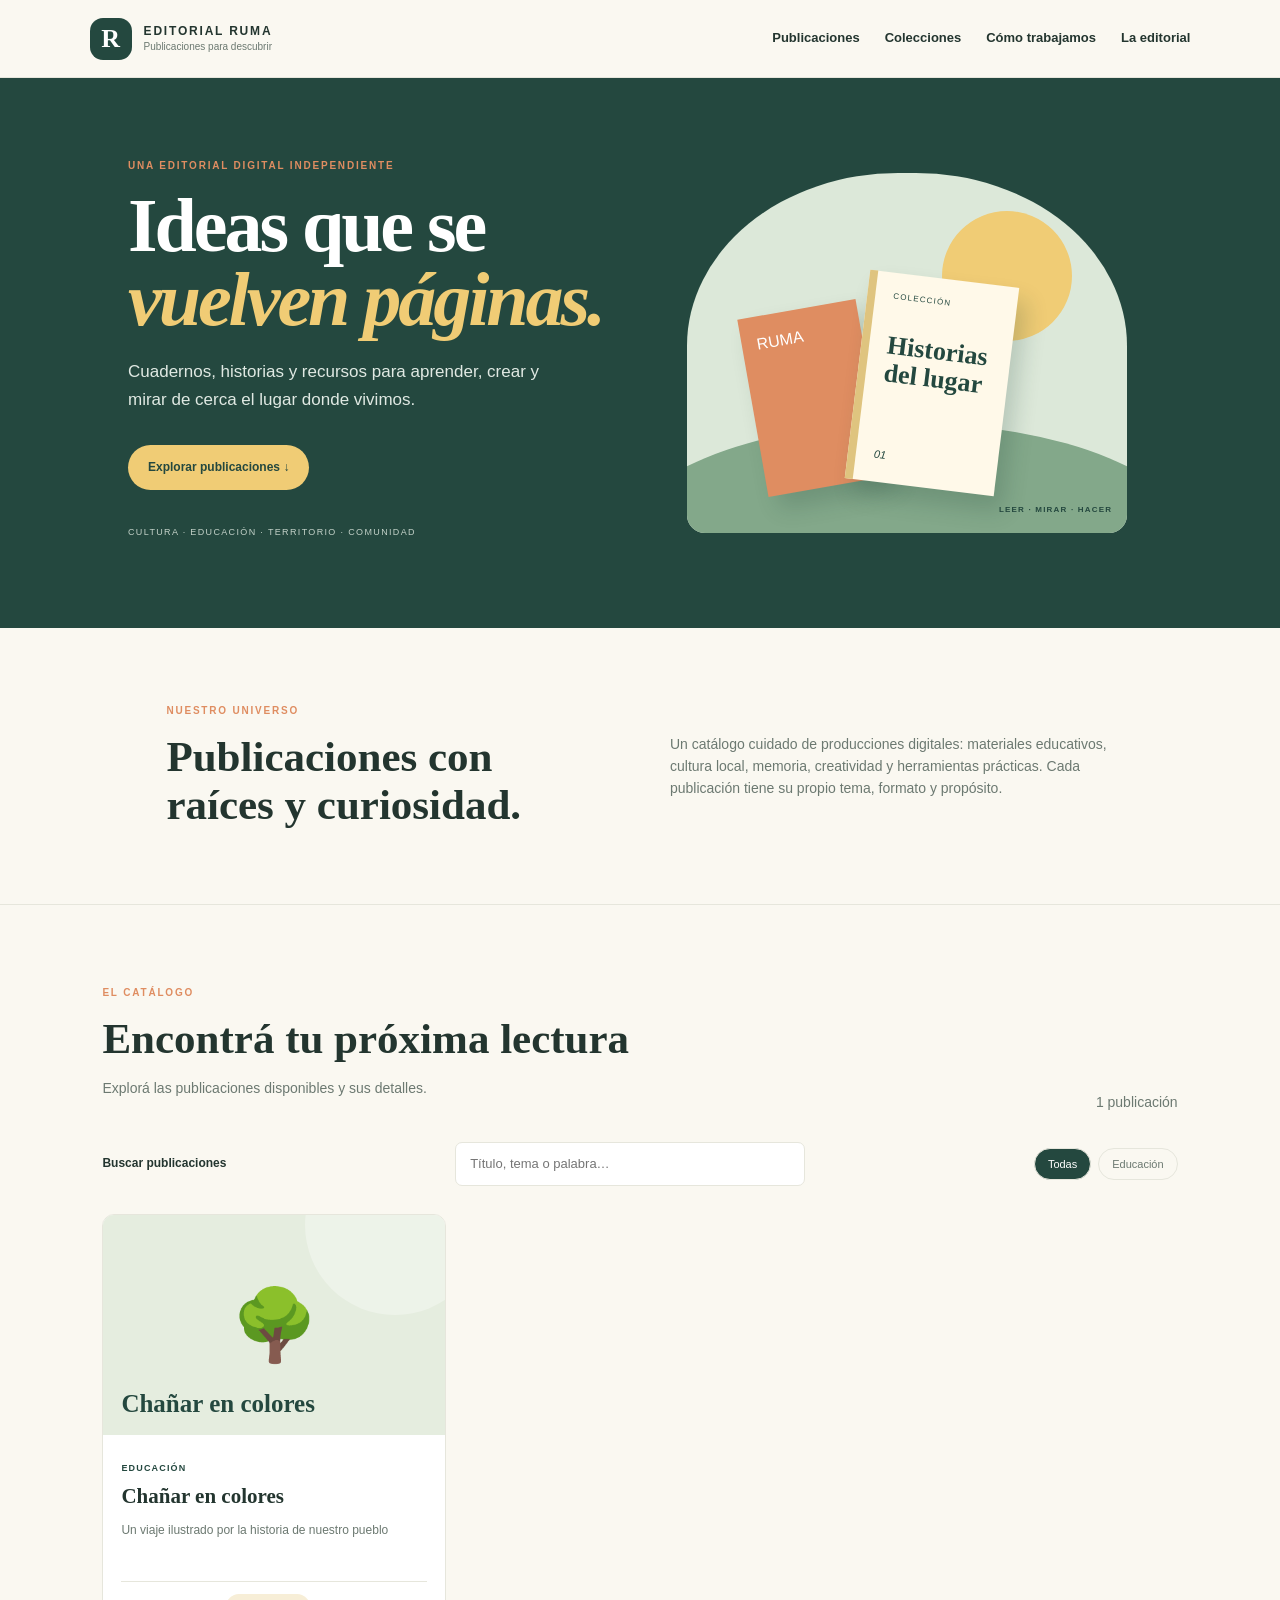
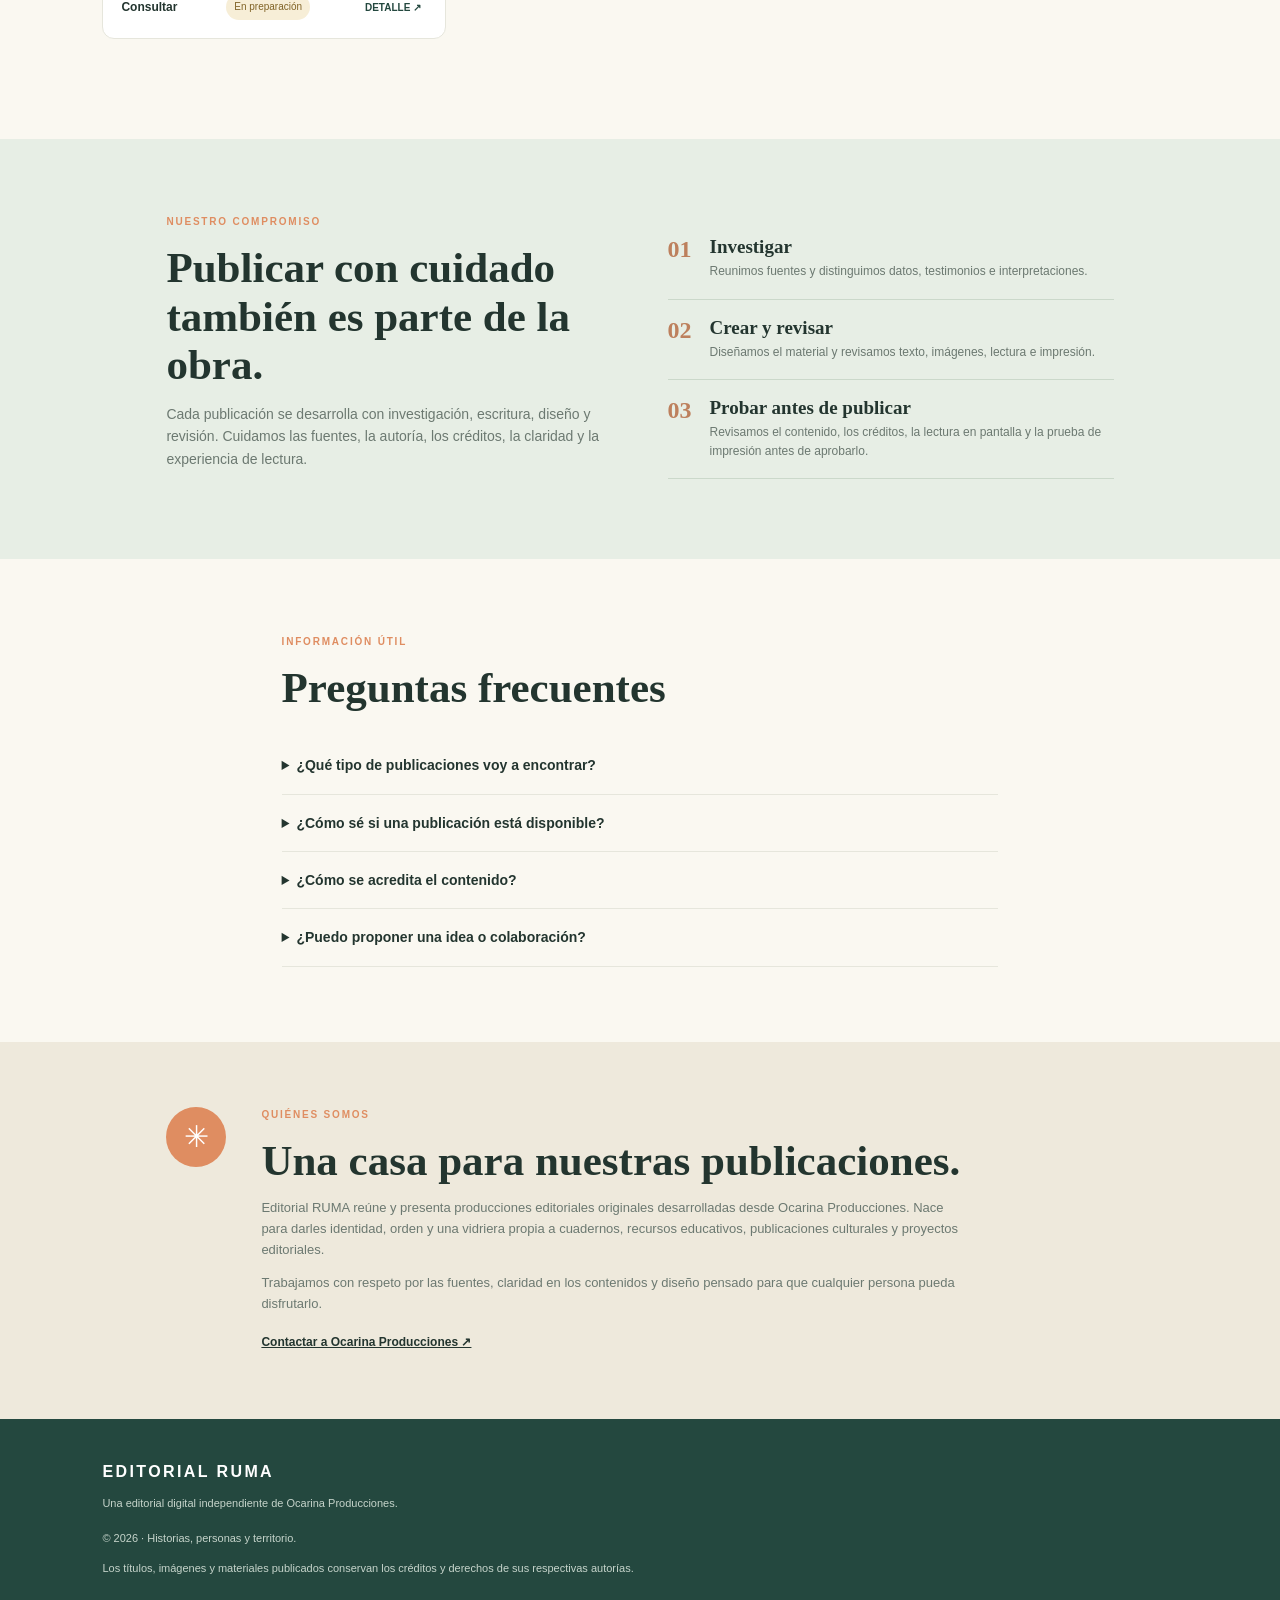
<file: index.html>
<!doctype html>
<html lang="es">
<head>
<meta charset="utf-8"><meta name="viewport" content="width=device-width,initial-scale=1">
<meta name="theme-color" content="#24483f">
<meta name="description" content="Editorial RUMA: cuadernos, historias y recursos digitales originales sobre educación, cultura y territorio.">
<meta property="og:type" content="website"><meta property="og:title" content="Editorial RUMA | Publicaciones para descubrir"><meta property="og:description" content="Cuadernos, historias y recursos para aprender, crear y mirar de cerca el lugar donde vivimos.">
<link rel="icon" href="assets/img/ruma-mark.svg" type="image/svg+xml">
<link rel="stylesheet" href="assets/css/styles.css">
<script src="assets/js/catalog.js" defer></script><script src="assets/js/app.js" defer></script>
<title>Editorial RUMA | Publicaciones para descubrir</title>
</head>
<body>
<a class="skip" href="#catalogo">Saltar al catálogo</a>
<header><a class="brand" href="./" aria-label="Editorial RUMA, inicio"><b>R</b><span><strong>EDITORIAL RUMA</strong><small>Publicaciones para descubrir</small></span></a><button id="menuToggle" aria-expanded="false" aria-controls="nav" aria-label="Abrir menú">☰</button><nav id="nav" aria-label="Navegación principal"><a href="#catalogo">Publicaciones</a><a href="#colecciones">Colecciones</a><a href="#criterio">Cómo trabajamos</a><a href="#nosotros">La editorial</a></nav></header>
<main>
<section class="hero"><div><p class="eyebrow">Una editorial digital independiente</p><h1>Ideas que se<br><em>vuelven páginas.</em></h1><p class="lead">Cuadernos, historias y recursos para aprender, crear y mirar de cerca el lugar donde vivimos.</p><a class="btn yellow" href="#catalogo">Explorar publicaciones ↓</a><p class="micro">CULTURA · EDUCACIÓN · TERRITORIO · COMUNIDAD</p></div><div class="art" role="img" aria-label="Composición ilustrada de libros y paisaje"><span class="sun"></span><span class="hill"></span><div class="book back">RUMA</div><div class="book front"><small>COLECCIÓN</small><b>Historias<br>del lugar</b><i>01</i></div><label>LEER · MIRAR · HACER</label></div></section>
<section class="intro" id="colecciones"><div><p class="eyebrow">Nuestro universo</p><h2>Publicaciones con<br>raíces y curiosidad.</h2></div><p>Un catálogo cuidado de producciones digitales: materiales educativos, cultura local, memoria, creatividad y herramientas prácticas. Cada publicación tiene su propio tema, formato y propósito.</p></section>
<section class="catalog" id="catalogo"><div class="section-head"><div><p class="eyebrow">El catálogo</p><h2>Encontrá tu próxima lectura</h2><p class="muted">Explorá las publicaciones disponibles y sus detalles.</p></div><span id="count" class="muted" aria-live="polite"></span></div><div class="tools"><label class="search-label" for="search">Buscar publicaciones</label><input id="search" type="search" placeholder="Título, tema o palabra…" autocomplete="off"><div id="filters" class="filters" aria-label="Filtrar por categoría"></div></div><div id="grid" class="grid" aria-live="polite"></div><div id="empty" class="empty" hidden><h3>No encontramos publicaciones</h3><p>Probá otra búsqueda o limpiá los filtros.</p><button id="clear" class="btn outline" type="button">Limpiar filtros</button></div></section>
<section class="method" id="criterio"><div><p class="eyebrow">Nuestro compromiso</p><h2>Publicar con cuidado también es parte de la obra.</h2><p>Cada publicación se desarrolla con investigación, escritura, diseño y revisión. Cuidamos las fuentes, la autoría, los créditos, la claridad y la experiencia de lectura.</p></div><div class="method-steps"><article><b>01</b><div><h3>Investigar</h3><p>Reunimos fuentes y distinguimos datos, testimonios e interpretaciones.</p></div></article><article><b>02</b><div><h3>Crear y revisar</h3><p>Diseñamos el material y revisamos texto, imágenes, lectura e impresión.</p></div></article><article><b>03</b><div><h3>Probar antes de publicar</h3><p>Revisamos el contenido, los créditos, la lectura en pantalla y la prueba de impresión antes de aprobarlo.</p></div></article></div></section>
<section class="faq"><p class="eyebrow">Información útil</p><h2>Preguntas frecuentes</h2><details><summary>¿Qué tipo de publicaciones voy a encontrar?</summary><p>Cuadernos educativos, materiales culturales, historias del territorio, recursos creativos y herramientas prácticas en formato digital.</p></details><details><summary>¿Cómo sé si una publicación está disponible?</summary><p>La ficha indica si está disponible o en preparación. Si está en preparación, todavía no se puede comprar.</p></details><details><summary>¿Cómo se acredita el contenido?</summary><p>Cada publicación debe identificar su autoría, fuentes y créditos. Los materiales de terceros requieren autorización o una licencia compatible.</p></details><details><summary>¿Puedo proponer una idea o colaboración?</summary><p>Sí. Podés escribir a Ocarina Producciones desde su Instagram para acercar una propuesta editorial.</p></details></section>
<section class="banner" id="nosotros"><span class="star" aria-hidden="true">✳</span><div><p class="eyebrow">Quiénes somos</p><h2>Una casa para nuestras publicaciones.</h2><p>Editorial RUMA reúne y presenta producciones editoriales originales desarrolladas desde Ocarina Producciones. Nace para darles identidad, orden y una vidriera propia a cuadernos, recursos educativos, publicaciones culturales y proyectos editoriales.</p><p>Trabajamos con respeto por las fuentes, claridad en los contenidos y diseño pensado para que cualquier persona pueda disfrutarlo.</p><a href="https://www.instagram.com/ocarina_producciones.spch/" target="_blank" rel="noopener noreferrer">Contactar a Ocarina Producciones ↗</a></div></section>
</main>
<footer><b>EDITORIAL RUMA</b><p>Una editorial digital independiente de Ocarina Producciones.</p><small>© <span id="year"></span> · Historias, personas y territorio.</small><p class="footer-note">Los títulos, imágenes y materiales publicados conservan los créditos y derechos de sus respectivas autorías.</p></footer>
<dialog id="detail" aria-labelledby="detailTitle"><button id="close" class="close" aria-label="Cerrar detalle">×</button><div id="detailCover" class="detail-cover" aria-hidden="true"></div><div class="detail-body"><p id="detailCategory" class="eyebrow"></p><h2 id="detailTitle"></h2><p id="detailDescription"></p><div id="detailMeta" class="meta"></div><div id="detailActions"></div><small id="detailNote"></small></div></dialog>
</body></html>
</file>
<file: assets/css/styles.css>
:root{--forest:#24483f;--paper:#faf8f1;--ink:#23352f;--muted:#6c7971;--line:#e6e6dc;--orange:#df8d61;--yellow:#f0cc75;--sage:#dce8d9;--serif:Georgia,serif;--sans:Arial,sans-serif}*{box-sizing:border-box}html{scroll-behavior:smooth}body{margin:0;background:var(--paper);color:var(--ink);font-family:var(--sans);line-height:1.6}a{color:inherit}.skip{position:absolute;left:-999px}.skip:focus{left:10px;top:10px;background:white;padding:10px;z-index:20}header{height:78px;padding:0 7vw;display:flex;align-items:center;justify-content:space-between;position:sticky;top:0;background:var(--paper);border-bottom:1px solid var(--line);z-index:5}.brand{display:flex;align-items:center;gap:12px;text-decoration:none}.brand b{width:42px;height:42px;background:var(--forest);color:white;border-radius:13px;display:grid;place-items:center;font:bold 26px var(--serif)}.brand strong,.brand small{display:block;line-height:1.3}.brand strong{font-size:12px;letter-spacing:.15em}.brand small{font-size:10px;color:var(--muted)}nav{display:flex;gap:25px}nav a{text-decoration:none;font-size:13px;font-weight:bold}#menuToggle{display:none}.hero{background:var(--forest);color:white;padding:65px 10vw;min-height:550px;display:grid;grid-template-columns:1fr 1fr;align-items:center;gap:45px;overflow:hidden}.eyebrow{font-size:10px;letter-spacing:.18em;text-transform:uppercase;font-weight:bold;color:var(--orange);margin:0 0 14px}.hero h1{font:bold clamp(48px,6vw,76px)/.98 var(--serif);letter-spacing:-.04em;margin:0 0 22px}.hero h1 em{color:var(--yellow)}.lead{font-size:17px;color:#e0e9e3;max-width:450px}.btn{display:inline-block;border:0;border-radius:40px;padding:13px 20px;font-size:12px;font-weight:bold;text-decoration:none;cursor:pointer;margin-top:15px}.yellow{background:var(--yellow);color:var(--forest)}.micro{font-size:9px;letter-spacing:.15em;color:#c4d2c9;margin-top:35px}.art{height:360px;max-width:440px;width:100%;justify-self:center;position:relative;background:#dce8d9;border-radius:48% 48% 18px 18px;overflow:hidden}.sun{position:absolute;right:55px;top:38px;width:130px;height:130px;border-radius:50%;background:var(--yellow)}.hill{position:absolute;bottom:-130px;left:-15%;width:130%;height:240px;border-radius:50%;background:#83a88a}.book{position:absolute;bottom:45px;box-shadow:10px 14px 22px #173b3030}.back{left:65px;width:120px;height:180px;background:#df8d61;color:white;padding:15px;transform:rotate(-10deg)}.front{left:170px;width:150px;height:210px;background:#fff9e9;border-left:8px solid #dfc47f;color:var(--forest);padding:18px;transform:rotate(7deg);display:flex;flex-direction:column}.front small{font-size:8px;letter-spacing:.15em}.front b{font:bold 26px/1.1 var(--serif);margin-top:28px}.front i{margin-top:auto;font-size:11px}.art label{position:absolute;bottom:16px;right:15px;color:var(--forest);font-size:8px;letter-spacing:.15em;font-weight:bold}.intro{padding:75px 13vw;display:grid;grid-template-columns:1fr 1fr;gap:60px;align-items:center;border-bottom:1px solid var(--line)}h2{font:bold clamp(30px,4vw,43px)/1.12 var(--serif);margin:0;color:var(--ink)}.intro>p,.muted{color:var(--muted);font-size:14px}.catalog{padding:80px 8vw 100px}.section-head{display:flex;justify-content:space-between;align-items:end}.tools{display:flex;justify-content:space-between;align-items:center;gap:16px;flex-wrap:wrap;margin:28px 0}.tools input{height:44px;width:min(100%,350px);border:1px solid var(--line);border-radius:7px;padding:0 14px;background:white;font-size:13px}.search-label{font-size:12px;font-weight:bold}.filters{display:flex;gap:7px;flex-wrap:wrap}.filter{border:1px solid var(--line);border-radius:30px;padding:9px 13px;background:transparent;color:var(--muted);font-size:11px;cursor:pointer}.filter[aria-pressed=true]{background:var(--forest);color:white}.grid{display:grid;grid-template-columns:repeat(3,1fr);gap:22px}.card{background:white;border:1px solid var(--line);border-radius:12px;overflow:hidden}.cover{height:220px;background:var(--cover);display:flex;align-items:center;justify-content:center;position:relative;font-size:70px}.cover:before{content:"";position:absolute;width:180px;height:180px;border-radius:50%;background:#ffffff50;top:-80px;right:-40px}.cover span{z-index:1}.cover strong{position:absolute;z-index:1;bottom:18px;left:18px;right:18px;color:var(--coverink);font:bold 25px/1.05 var(--serif)}.body{padding:18px}.category{font-size:9px;letter-spacing:.13em;text-transform:uppercase;color:var(--forest);font-weight:bold}.body h3{font:bold 21px var(--serif);margin:6px 0}.body p{font-size:12px;color:var(--muted);min-height:48px}.bottom{border-top:1px solid var(--line);padding-top:12px;display:flex;align-items:center;justify-content:space-between;gap:8px;flex-wrap:wrap}.price{font-size:12px;font-weight:bold}.status{font-size:10px;padding:5px 8px;border-radius:20px;background:#f7eed7;color:#806326}.status.live{background:#e5f0e3;color:#45694c}.details{font: bold 10px var(--sans);border:0;background:none;cursor:pointer;color:var(--forest);padding:6px}.empty{text-align:center;padding:55px}.outline{border:1px solid var(--forest);color:var(--forest);background:transparent}.method{padding:75px 13vw;background:#e7eee5;display:grid;grid-template-columns:1fr 1fr;gap:55px;align-items:center}.method>div:first-child>p:not(.eyebrow){font-size:14px;color:var(--muted);max-width:480px}.method-steps article{display:flex;gap:18px;padding:17px 0;border-bottom:1px solid #cbd8ca}.method-steps article>b{font: bold 24px var(--serif);color:#bd805d}.method-steps h3{font: bold 19px var(--serif);margin:0}.method-steps p{font-size:12px;color:var(--muted);margin:4px 0 0}.faq{padding:75px 22vw}.faq h2{margin-bottom:25px}.faq details{border-bottom:1px solid var(--line);padding:17px 0}.faq summary{cursor:pointer;font-size:14px;font-weight:bold}.faq details p{font-size:13px;color:var(--muted);max-width:680px}.banner{background:#eee9dc;padding:65px 13vw;display:grid;grid-template-columns:70px 1fr;gap:25px;align-items:start}.star{width:60px;height:60px;background:var(--orange);border-radius:50%;display:grid;place-items:center;color:white;font-size:30px}.banner p:not(.eyebrow){color:var(--muted);font-size:13px;max-width:700px}.banner a{font-size:12px;font-weight:bold}footer{background:var(--forest);color:white;padding:40px 8vw 22px}footer>b{letter-spacing:.15em}footer p,footer small{color:#c6d4cb;font-size:11px}.footer-note{max-width:650px}dialog{border:0;border-radius:14px;padding:0;width:min(620px,calc(100% - 24px));max-height:90vh;overflow:auto;box-shadow:0 20px 80px #0004}dialog::backdrop{background:#14251fcc}.close{position:sticky;float:right;right:12px;top:10px;margin:10px -44px 0 0;border:0;border-radius:50%;width:34px;height:34px;background:white;font-size:23px;cursor:pointer;z-index:2}.detail-cover{height:160px;background:var(--sage);display:grid;place-items:center;font-size:65px;clear:both}.detail-body{padding:25px}.detail-body h2{font-size:32px}.detail-body>p:not(.eyebrow){color:var(--muted);font-size:13px}.meta{display:flex;gap:8px;flex-wrap:wrap;margin:16px 0}.meta span{background:#eef0e8;padding:7px 10px;border-radius:5px;font-size:10px}#detailActions a{display:inline-block;background:var(--forest);color:white;border-radius:25px;padding:12px 16px;text-decoration:none;font-size:11px;font-weight:bold;margin:4px 6px 4px 0}#detailNote{display:block;color:var(--muted);margin-top:17px;font-size:11px}button:focus-visible,a:focus-visible,input:focus-visible,summary:focus-visible{outline:3px solid #d58a5f;outline-offset:3px}@media(max-width:900px){nav{gap:14px}nav a{font-size:11px}.method{padding:60px 8vw}.faq{padding:65px 13vw}}@media(max-width:760px){.hero{grid-template-columns:1fr;padding:50px 24px}.art{height:300px}.intro{padding:55px 25px;gap:20px}.grid{grid-template-columns:repeat(2,1fr)}.catalog{padding:60px 22px}.method{grid-template-columns:1fr;gap:25px}}@media(max-width:560px){header{height:68px;padding:0 18px}#menuToggle{display:block;border:0;background:none;font-size:23px;cursor:pointer}nav{display:none;position:absolute;top:67px;left:0;right:0;background:var(--paper);padding:20px;flex-direction:column;gap:17px;box-shadow:0 10px 20px #0001}nav.open{display:flex}nav a{font-size:13px}.hero{padding:45px 22px}.art{height:270px}.back{left:40px}.front{left:140px}.intro{grid-template-columns:1fr;padding:48px 22px}.section-head{align-items:flex-start;flex-direction:column}.catalog{padding:50px 17px}.tools{align-items:stretch}.tools input{width:100%}.search-label{width:100%}.grid{grid-template-columns:1fr}.cover{height:210px}.method{padding:48px 22px}.faq{padding:48px 22px}.banner{grid-template-columns:1fr;padding:42px 22px}.star{width:48px;height:48px}.detail-body{padding:20px}.close{margin-right:10px}}@media(prefers-reduced-motion:reduce){html{scroll-behavior:auto}}
</file>
